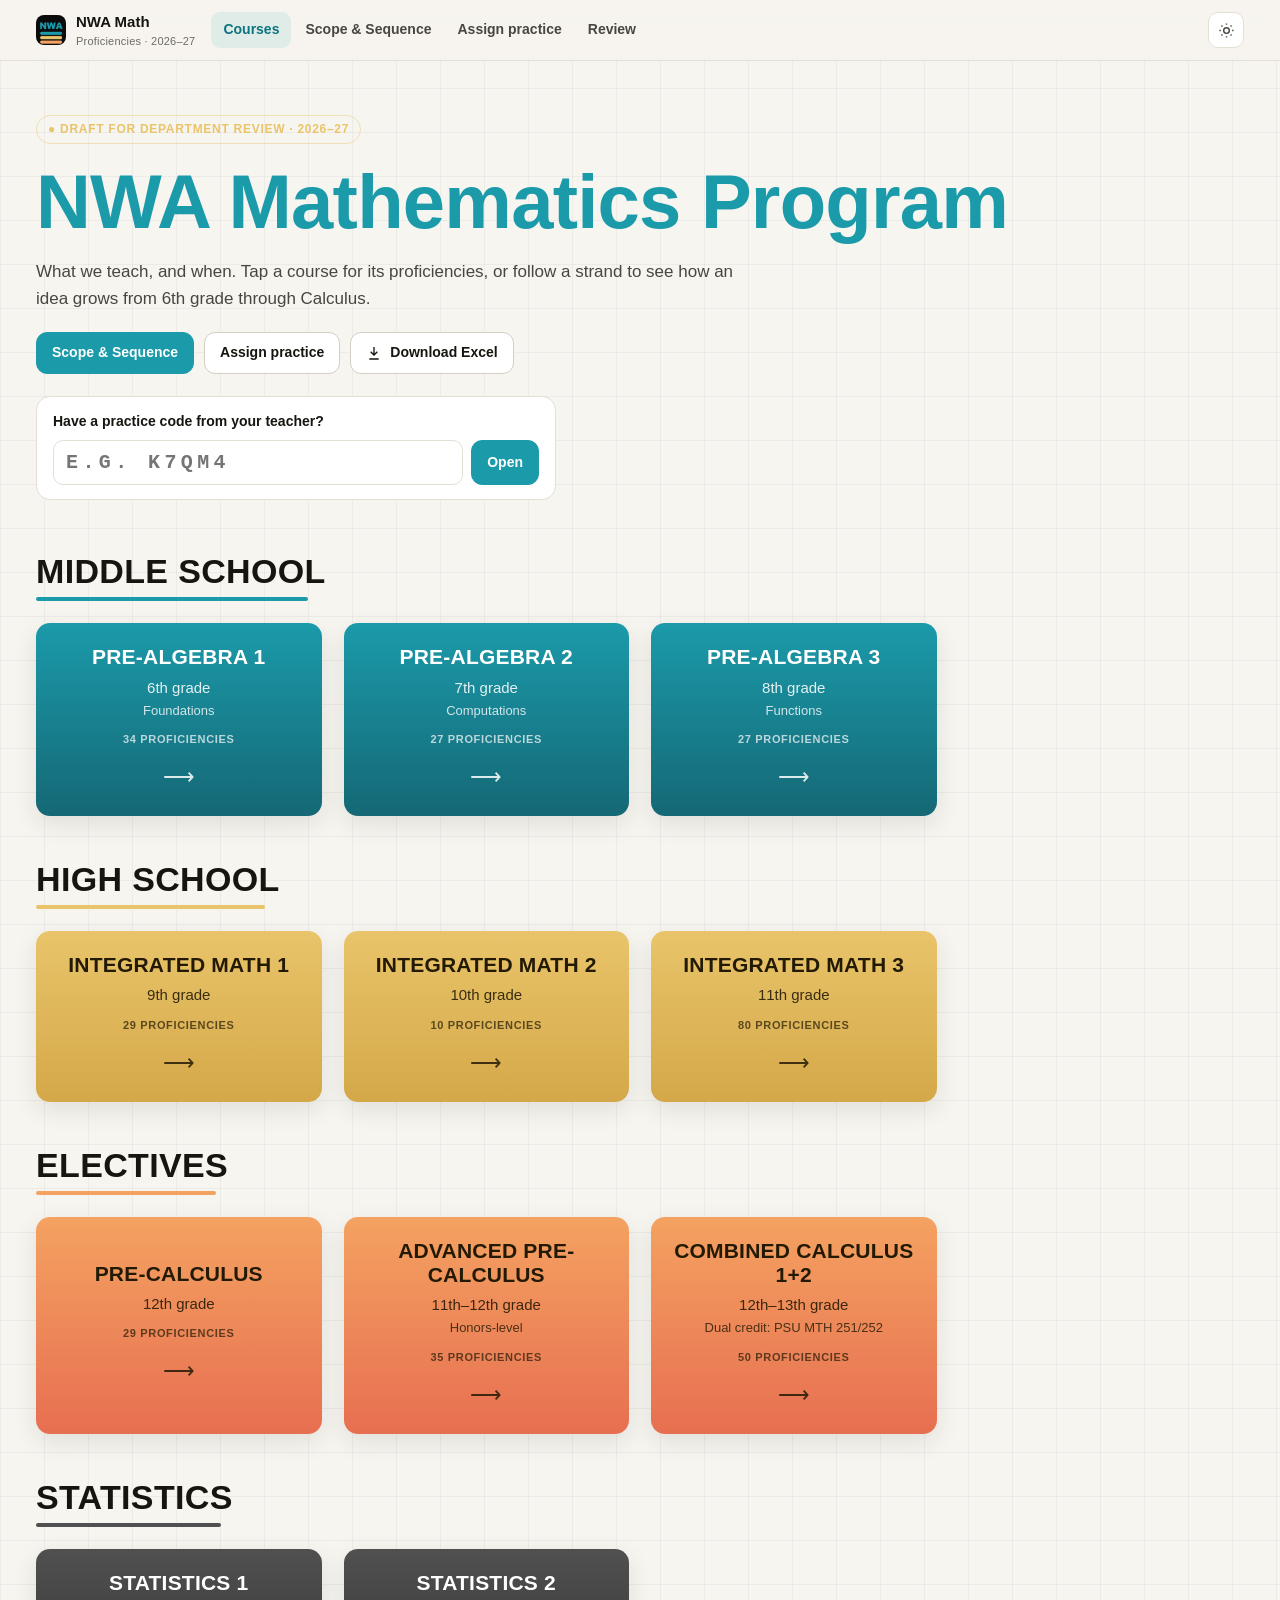
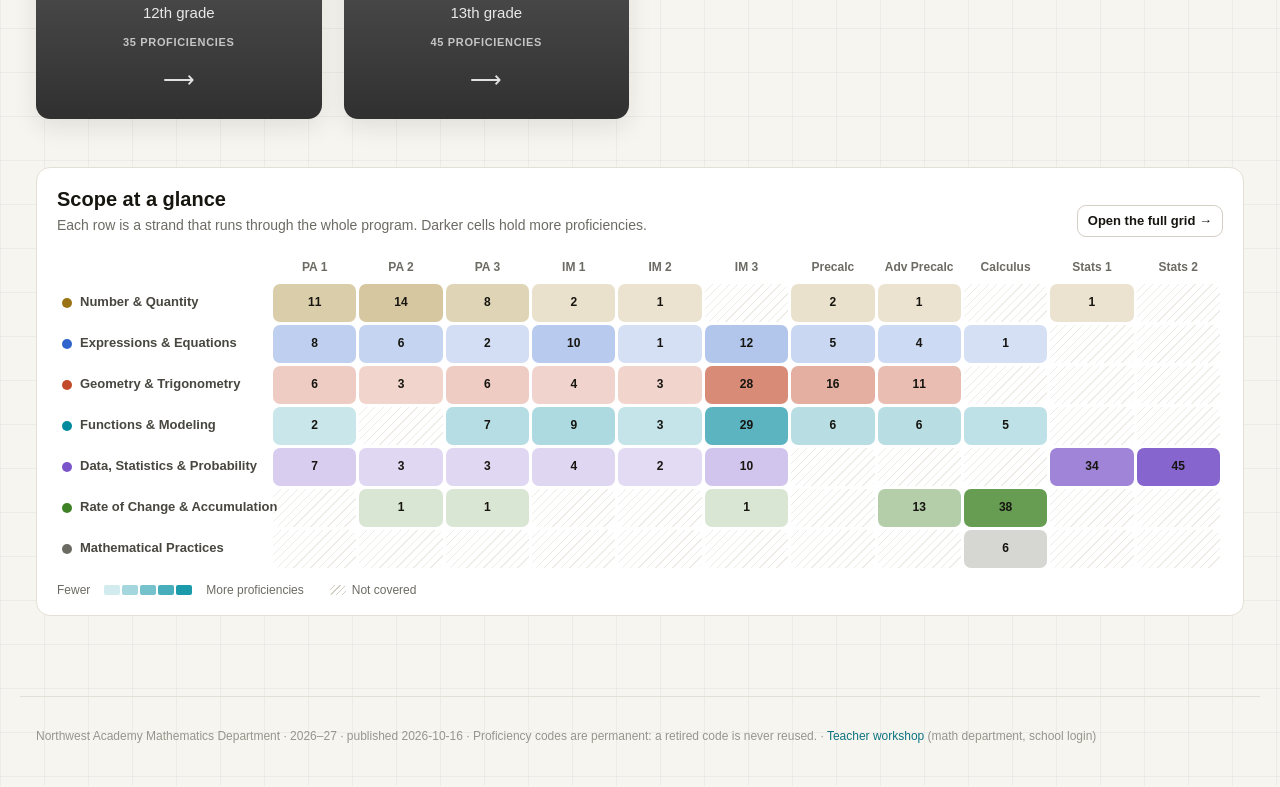
<file: index.html>
<!DOCTYPE html>
<html lang="en">
<head>
<meta charset="utf-8">
<meta name="viewport" content="width=device-width,initial-scale=1,viewport-fit=cover">
<meta name="theme-color" content="#0a0a0b">
<meta name="description" content="Northwest Academy mathematics proficiencies and scope and sequence, 6th grade through Calculus.">
<meta name="apple-mobile-web-app-capable" content="yes">
<meta name="apple-mobile-web-app-status-bar-style" content="black-translucent">
<title>NWA Math</title>
<link rel="manifest" href="manifest.webmanifest">
<link rel="icon" href="icons/icon-192.png">
<link rel="apple-touch-icon" href="icons/icon-192.png">
<link rel="stylesheet" href="style.css">
<link rel="stylesheet" href="vendor/katex/katex.min.css">
<script>try{var t=JSON.parse(localStorage.getItem('nwa:theme'));if(t)document.documentElement.dataset.theme=t}catch(e){}</script>
</head>
<body>
<p style="padding:40px;color:#8f8e89;font:15px sans-serif">Loading&hellip;</p>
<script defer src="vendor/katex/katex.min.js"></script>
<script defer src="vendor/katex/auto-render.min.js"></script>
<script defer src="practice.js"></script>
<script defer src="app.js"></script>
</body>
</html>
</file>
<file: style.css>
/* NWA Math Proficiencies — the program-map look: near-black field, faint grid,
   glowing teal title, teal / mustard / coral / graphite course bands.
   No webfonts: an offline-first app cannot depend on a network fetch for its chrome. */
*,*::before,*::after{box-sizing:border-box}
:root{
  color-scheme:dark;
  --bg:#0a0a0b; --grid:rgba(255,255,255,.035);
  --panel:#141415; --panel-2:#1b1b1d; --panel-3:#232326;
  --line:#2c2c30; --line-2:#3a3a3f;
  --ink:#f3f2ee; --ink-2:#c4c3bd; --ink-3:#8f8e89; --ink-4:#66655f;
  /* program colors (from the curriculum map) */
  --teal:#1B9AAA; --teal-2:#156875; --teal-ink:#5cc9d6; --teal-bg:rgba(27,154,170,.14);
  --gold:#E9C46A; --gold-2:#D4A849;
  --coral:#F4A261; --coral-2:#E76F51;
  --graphite:#505050; --graphite-2:#303030;
  --on-light:#231a05;
  /* strand identity — validated categorical set, dark surface */
  --s-N:#B08A26; --s-E:#5C82E6; --s-G:#D45F3E; --s-F:#1A97A6; --s-D:#9A73E3; --s-C:#5A9E3C; --s-P:#8f8e89;
  --ok:#3fae6a; --warn:#E9C46A; --bad:#E76F51;
  --r:14px; --shadow:0 10px 30px rgba(0,0,0,.45);
  --title:"Arial Black","Helvetica Neue",Arial,sans-serif;
  --sans:-apple-system,BlinkMacSystemFont,"Segoe UI",Roboto,Helvetica,Arial,sans-serif;
  --mono:ui-monospace,SFMono-Regular,Menlo,monospace;
}
:root[data-theme="light"]{
  color-scheme:light;
  --bg:#f7f5f0; --grid:rgba(0,0,0,.04);
  --panel:#ffffff; --panel-2:#f3f1ec; --panel-3:#ebe8e1;
  --line:#e3dfd6; --line-2:#d4cfc4;
  --ink:#16150f; --ink-2:#47463f; --ink-3:#6c6b63; --ink-4:#97958c;
  --teal-ink:#0d7380; --teal-bg:rgba(27,154,170,.10);
  --s-N:#9A7414; --s-E:#2F64CC; --s-G:#C2492A; --s-F:#008A9E; --s-D:#7A55C9; --s-C:#3F8226; --s-P:#6c6b63;
  --shadow:0 8px 24px rgba(30,25,10,.10);
}
html{-webkit-text-size-adjust:100%}
body{margin:0;min-height:100vh;color:var(--ink);font:15px/1.55 var(--sans);-webkit-font-smoothing:antialiased;
  background-color:var(--bg);
  background-image:linear-gradient(var(--grid) 1px,transparent 1px),linear-gradient(90deg,var(--grid) 1px,transparent 1px);
  background-size:44px 44px}
a{color:var(--teal-ink);text-decoration:none}
a:hover{text-decoration:underline}
button,input,select,textarea{font:inherit;color:inherit}
button{cursor:pointer}
h1,h2,h3{margin:0;line-height:1.15}
.sr{position:absolute;width:1px;height:1px;overflow:hidden;clip:rect(0 0 0 0)}
:focus-visible{outline:2px solid var(--teal);outline-offset:2px;border-radius:6px}

/* ── top bar ── */
#bar{position:sticky;top:0;z-index:40;background:color-mix(in srgb,var(--bg) 82%,transparent);
  backdrop-filter:saturate(1.4) blur(12px);-webkit-backdrop-filter:saturate(1.4) blur(12px);border-bottom:1px solid var(--line)}
#bar .in{max-width:1240px;margin:0 auto;display:flex;align-items:center;gap:6px;padding:10px 16px}
.brand{display:flex;align-items:center;gap:10px;color:var(--ink);font-weight:700;margin-right:10px;white-space:nowrap}
.brand:hover{text-decoration:none}
.brand img{width:30px;height:30px;border-radius:8px}
.brand small{display:block;font-weight:500;font-size:11px;color:var(--ink-3);letter-spacing:.02em}
nav.tabs{display:flex;gap:2px;overflow-x:auto;scrollbar-width:none;flex:1 1 auto}
nav.tabs::-webkit-scrollbar{display:none}
nav.tabs a{padding:7px 12px;border-radius:9px;color:var(--ink-2);font-size:14px;font-weight:600;white-space:nowrap}
nav.tabs a:hover{background:var(--panel-2);text-decoration:none;color:var(--ink)}
nav.tabs a.on{background:var(--teal-bg);color:var(--teal-ink)}
.iconbtn{width:36px;height:36px;display:grid;place-items:center;border-radius:10px;border:1px solid var(--line);
  background:var(--panel);color:var(--ink-2);flex:0 0 auto}
.iconbtn:hover{color:var(--ink);border-color:var(--line-2)}
.who{font-size:12px;color:var(--ink-3);white-space:nowrap;padding:0 4px}
.ws-banner{background:linear-gradient(90deg,var(--teal-2),var(--teal));color:#fff;font-size:13px;font-weight:600;text-align:center;padding:6px 16px}
.ws-banner b{font-weight:800}

main{max-width:1240px;margin:0 auto;padding:28px 16px 80px}

/* ── hero ── */
.hero{padding:26px 0 8px}
.hero h1{font-family:var(--title);font-weight:900;font-size:clamp(34px,7vw,76px);letter-spacing:-.01em;color:var(--teal);
  text-shadow:0 0 18px rgba(27,154,170,.55),0 0 2px rgba(27,154,170,.9)}
:root[data-theme="light"] .hero h1{text-shadow:none}
.hero p{max-width:720px;color:var(--ink-2);font-size:17px;margin:14px 0 0}
.hero .ctas{display:flex;flex-wrap:wrap;gap:10px;margin-top:20px}
.draft{display:inline-flex;align-items:center;gap:8px;font-size:12px;font-weight:700;letter-spacing:.06em;text-transform:uppercase;
  color:var(--gold);border:1px solid color-mix(in srgb,var(--gold) 45%,transparent);border-radius:999px;padding:4px 11px;margin-bottom:14px}

.btn{display:inline-flex;align-items:center;gap:8px;border:1px solid var(--line-2);background:var(--panel);color:var(--ink);
  padding:9px 15px;border-radius:11px;font-weight:600;font-size:14px;white-space:nowrap}
.btn:hover{border-color:var(--ink-4);text-decoration:none}
.btn.primary{background:var(--teal);border-color:var(--teal);color:#fff}
.btn.primary:hover{background:#21aebf}
.btn.small{padding:5px 10px;font-size:13px;border-radius:9px}
.btn.ghost{background:transparent}
.btn[disabled]{opacity:.45;cursor:default}

/* ── section heads (MIDDLE SCHOOL / HIGH SCHOOL / ELECTIVES) ── */
.band{margin-top:44px}
.band>h2{font-family:var(--title);font-size:clamp(22px,3.4vw,34px);text-transform:uppercase;letter-spacing:.01em;display:inline-block;padding-bottom:10px;position:relative}
.band>h2::after{content:"";position:absolute;left:0;right:6%;bottom:0;height:4px;border-radius:4px;background:var(--accent)}
.band[data-band="ms"]{--accent:var(--teal)} .band[data-band="hs"]{--accent:var(--gold)}
.band[data-band="el"]{--accent:var(--coral)} .band[data-band="st"]{--accent:var(--graphite)}
.cards{display:grid;grid-template-columns:repeat(auto-fill,minmax(250px,1fr));gap:22px;margin-top:22px}

/* ── course card ── */
.course{position:relative;display:flex;flex-direction:column;align-items:center;justify-content:center;text-align:center;
  min-height:170px;padding:22px 18px;border-radius:var(--r);color:#fff;box-shadow:var(--shadow);
  transition:transform .16s ease,box-shadow .16s ease;overflow:hidden}
.course:hover{text-decoration:none;transform:translateY(-3px);box-shadow:0 16px 36px rgba(0,0,0,.5)}
.course b{font-size:21px;font-weight:800;text-transform:uppercase;letter-spacing:.01em;line-height:1.15}
.course span{font-size:15px;opacity:.88;margin-top:6px}
.course i{font-style:normal;font-size:13px;opacity:.8;margin-top:2px}
.course .arrow{margin-top:12px;font-size:22px;opacity:.85}
.course .count{font-size:11px;font-weight:700;letter-spacing:.06em;opacity:.7;margin-top:10px;text-transform:uppercase}
.c-ms{background:linear-gradient(180deg,var(--teal),var(--teal-2))}
.c-hs{background:linear-gradient(180deg,var(--gold),var(--gold-2));color:var(--on-light)}
.c-el{background:linear-gradient(180deg,var(--coral),var(--coral-2));color:var(--on-light)}
.c-st{background:linear-gradient(180deg,var(--graphite),var(--graphite-2))}

/* ── at-a-glance heat grid ── */
.glance{margin-top:48px;background:var(--panel);border:1px solid var(--line);border-radius:var(--r);padding:20px 20px 16px}
.glance-head{display:flex;flex-wrap:wrap;align-items:flex-end;justify-content:space-between;gap:12px;margin-bottom:14px}
.glance h2{font-size:20px}
.glance p{margin:4px 0 0;color:var(--ink-3);font-size:14px}
.scroller{overflow-x:auto;-webkit-overflow-scrolling:touch}
table.heat{border-collapse:separate;border-spacing:3px;min-width:860px;width:100%;table-layout:fixed}
.heat col.lab{width:210px}
.heat th{font-size:12px;font-weight:600;color:var(--ink-3);text-align:center;padding:4px 2px;white-space:nowrap}
.heat th.row{text-align:left;padding-right:10px;color:var(--ink-2);font-size:13px}
.heat th.row a{color:inherit;display:flex;align-items:center;gap:8px}
.heat td{height:38px;border-radius:7px;position:relative;padding:0}
.heat td button{all:unset;display:grid;place-items:center;width:100%;height:100%;border-radius:7px;cursor:pointer;
  font-size:12px;font-weight:700;color:var(--ink);font-variant-numeric:tabular-nums}
.heat td button:focus-visible{outline:2px solid var(--ink)}
.heat td.empty{background:repeating-linear-gradient(135deg,transparent 0 5px,var(--line) 5px 6px);opacity:.6}
.dot{width:10px;height:10px;border-radius:50%;background:var(--c);flex:0 0 auto}
.legend{display:flex;flex-wrap:wrap;gap:14px;font-size:12px;color:var(--ink-3);margin-top:10px;align-items:center}
.legend .ramp{display:inline-flex;gap:2px}
.legend .ramp i{width:16px;height:10px;border-radius:2px;background:var(--teal)}

/* ── page header ── */
.crumbs{font-size:13px;color:var(--ink-3);margin-bottom:10px}
.crumbs a{color:var(--ink-3)}
.phead{display:flex;flex-wrap:wrap;align-items:flex-end;justify-content:space-between;gap:16px;margin-bottom:22px}
.phead h1{font-family:var(--title);font-size:clamp(28px,4.6vw,46px);letter-spacing:-.01em}
.phead p{color:var(--ink-2);margin:8px 0 0;max-width:760px}
.coursehero{border-radius:var(--r);padding:26px 26px 22px;margin-bottom:24px;box-shadow:var(--shadow)}
.coursehero h1{font-family:var(--title);font-size:clamp(26px,4.4vw,44px);text-transform:uppercase}
.coursehero p{margin:6px 0 0;opacity:.9}
.coursehero .meta{display:flex;flex-wrap:wrap;gap:8px;margin-top:14px}
.chip{display:inline-flex;align-items:center;gap:6px;border-radius:999px;padding:4px 11px;font-size:12px;font-weight:700;
  background:rgba(0,0,0,.18);letter-spacing:.02em}
.c-hs .chip,.c-el .chip{background:rgba(255,255,255,.35)}

/* ── strand chips / segmented control ── */
.seg{display:flex;flex-wrap:wrap;gap:8px;margin-bottom:18px}
.seg button{display:inline-flex;align-items:center;gap:8px;border:1px solid var(--line);background:var(--panel);
  padding:7px 13px;border-radius:999px;font-size:13px;font-weight:600;color:var(--ink-2)}
.seg button:hover{border-color:var(--line-2);color:var(--ink)}
.seg button.on{border-color:var(--c);color:var(--ink);background:color-mix(in srgb,var(--c) 18%,var(--panel))}

/* ── strand grid (the template, made live) ── */
.strandhead{border-left:5px solid var(--c);padding:4px 0 4px 16px;margin-bottom:16px}
.strandhead h2{font-size:24px}
.strandhead p{margin:6px 0 0;color:var(--ink-2);max-width:820px}
.sgrid{border-collapse:separate;border-spacing:0;min-width:1640px;width:100%;table-layout:fixed;background:var(--panel);border:1px solid var(--line);border-radius:var(--r);overflow:hidden}
.sgrid th,.sgrid td{border-bottom:1px solid var(--line);border-right:1px solid var(--line);vertical-align:top;text-align:left}
.sgrid tr:last-child>*{border-bottom:0}
.sgrid tr>*:last-child{border-right:0}
.sgrid thead th{background:var(--panel-2);font-size:12px;padding:10px 10px;color:var(--ink-2);white-space:nowrap;position:sticky;top:0}
.sgrid thead th small{display:block;color:var(--ink-4);font-weight:500}
.sgrid thead th .bandbar{display:block;height:3px;border-radius:3px;margin-top:6px}
.sgrid th.tname{position:sticky;left:0;z-index:1;background:var(--panel);width:190px;min-width:190px;padding:12px;font-size:14px}
.sgrid thead th.tname{z-index:2;background:var(--panel-2)}
.sgrid th.tname a{color:var(--ink)}
.sgrid th.tname small{display:block;color:var(--ink-3);font-weight:400;font-size:12px;margin-top:4px}
.sgrid td{padding:0}
.sgrid td.has{background:color-mix(in srgb,var(--c) 9%,transparent)}
.cell{all:unset;box-sizing:border-box;display:block;width:100%;min-height:86px;overflow-wrap:normal;hyphens:auto;padding:12px;cursor:pointer;font-size:14px;line-height:1.45;color:var(--ink-2)}
.cell:hover{background:var(--panel-2)}
.cell.has{color:var(--ink)}
.cell.has:hover{background:rgba(255,255,255,.05)}
.cell .n{display:flex;align-items:center;gap:7px;white-space:nowrap;font-size:12px;font-weight:700;color:var(--ink-3);margin-top:8px;font-variant-numeric:tabular-nums}
.cell .n .bar{display:inline-block;height:6px;border-radius:3px;background:var(--c);width:calc(var(--w,0) * 36px);min-width:5px;flex:0 0 auto}
.cell.has .n{color:var(--ink-2)}
.cell.na{color:var(--ink-4);font-style:italic}
.cell .flags{display:flex;gap:4px;margin-top:6px;flex-wrap:wrap}
.tag{display:inline-flex;align-items:center;gap:4px;font-size:10.5px;font-weight:700;letter-spacing:.03em;text-transform:uppercase;
  border-radius:6px;padding:2px 6px;background:var(--panel-3);color:var(--ink-2);font-style:normal}
.tag.gap{background:color-mix(in srgb,var(--bad) 22%,transparent);color:var(--coral)}
.tag.overlap{background:color-mix(in srgb,var(--warn) 22%,transparent);color:var(--gold)}
.tag.order,.tag.todo{background:color-mix(in srgb,var(--teal) 22%,transparent);color:var(--teal-ink)}
:root[data-theme="light"] .tag.gap{color:#a3401f}
:root[data-theme="light"] .tag.overlap{color:#8a6408}

/* ── course page lists ── */
.group{margin-top:26px}
.group>h3{display:flex;align-items:center;gap:10px;font-size:13px;text-transform:uppercase;letter-spacing:.08em;color:var(--ink-3);margin-bottom:10px}
.plist{list-style:none;margin:0;padding:0;background:var(--panel);border:1px solid var(--line);border-radius:var(--r);overflow:hidden}
.plist li{display:flex;gap:14px;align-items:flex-start;padding:12px 16px;border-bottom:1px solid var(--line)}
.plist li:last-child{border-bottom:0}
.code{font:600 12px/1.9 var(--mono);color:var(--ink-3);min-width:74px;flex:0 0 auto}
.ptext{flex:1 1 auto;min-width:0}
.ptext .sub{display:block;font-size:12px;color:var(--ink-3);margin-top:2px}
.ptext .sub a{color:var(--ink-3);text-decoration:underline;text-decoration-color:var(--line-2)}
.ptext .was{display:block;font-size:12px;color:var(--ink-4);font-style:italic;margin-top:2px}
.pill{display:inline-flex;align-items:center;gap:6px;font-size:12px;font-weight:600;color:var(--ink-2);border:1px solid var(--line);border-radius:999px;padding:2px 9px;white-space:nowrap}
.pill .dot{width:8px;height:8px}
.toolbar{display:flex;flex-wrap:wrap;gap:10px;align-items:center;margin-bottom:6px}
.search{flex:1 1 240px;min-width:0;position:relative}
.search input{width:100%;height:40px;border-radius:11px;border:1px solid var(--line);background:var(--panel);padding:0 14px 0 36px;outline:none}
.search input:focus{border-color:var(--teal)}
.search svg{position:absolute;left:12px;top:12px;color:var(--ink-4)}
select.inp,input.inp,textarea.inp{border:1px solid var(--line);background:var(--panel);border-radius:10px;padding:8px 10px;outline:none;min-width:0}
select.inp:focus,input.inp:focus,textarea.inp:focus{border-color:var(--teal)}
textarea.inp{width:100%;resize:vertical;min-height:70px;line-height:1.45}

/* ── thread story ── */
.story{position:relative;margin:10px 0 0;padding:0;list-style:none}
.story::before{content:"";position:absolute;left:111px;top:10px;bottom:10px;width:4px;border-radius:4px;background:var(--c);opacity:.85}
.story li{display:grid;grid-template-columns:100px 30px 1fr;gap:0 0;align-items:start;padding:10px 0}
.story .when{text-align:right;padding-right:14px;font-size:13px;font-weight:700;color:var(--ink-2)}
.story .when small{display:block;font-weight:500;color:var(--ink-4);font-size:11px}
.story .stop{width:18px;height:18px;border-radius:50%;margin:2px 0 0 4px;background:var(--bg);border:4px solid var(--c);position:relative;z-index:1}
.story li.off .stop{border-color:var(--line-2);width:12px;height:12px;margin:5px 0 0 7px;border-width:3px}
.story li.off .what{color:var(--ink-4);font-style:italic;font-size:13px;padding-top:2px}
.story .what{background:var(--panel);border:1px solid var(--line);border-radius:12px;padding:12px 14px}
.story .what h4{margin:0 0 6px;font-size:15px}
.story .what ul{margin:6px 0 0;padding-left:18px;color:var(--ink-2);font-size:13.5px}
.story .what ul li{display:list-item;padding:2px 0}
.story .what .code{display:inline;min-width:0;margin-right:6px}

/* ── review ── */
.cols{display:grid;grid-template-columns:1fr 1fr;gap:22px}
.card{background:var(--panel);border:1px solid var(--line);border-radius:var(--r);padding:18px}
.card h3{font-size:16px;margin-bottom:6px}
.item{border-top:1px solid var(--line);padding:12px 0}
.item:first-of-type{border-top:0}
.item .row{display:flex;gap:10px;align-items:baseline}
.pair{display:grid;grid-template-columns:1fr 1fr;gap:10px;margin:6px 0}
.pair>div{background:var(--panel-2);border-radius:10px;padding:8px 10px;font-size:13px}
.pair .code{display:block;min-width:0;line-height:1.4}
.decide{display:flex;flex-wrap:wrap;gap:6px;margin-top:8px}
.decide button{border:1px solid var(--line);background:var(--panel);border-radius:8px;padding:4px 10px;font-size:12px;font-weight:600;color:var(--ink-2)}
.decide button.on{border-color:var(--teal);background:var(--teal-bg);color:var(--teal-ink)}
.status{font-size:11px;font-weight:700;text-transform:uppercase;letter-spacing:.05em;color:var(--ink-3)}

/* ── assign / practice ── */
.split{display:grid;grid-template-columns:minmax(0,1fr) 360px;gap:22px;align-items:start}
.tray{position:sticky;top:76px;background:var(--panel);border:1px solid var(--line);border-radius:var(--r);padding:18px}
.tray h3{font-size:16px}
.tray label{display:block;font-size:12px;font-weight:700;color:var(--ink-3);text-transform:uppercase;letter-spacing:.05em;margin:14px 0 6px}
.tray .inp{width:100%}
.picked{max-height:220px;overflow:auto;margin:10px 0 0;padding:0;list-style:none;font-size:13px}
.picked li{display:flex;gap:8px;padding:5px 0;border-bottom:1px dashed var(--line)}
.picked li .code{min-width:64px;line-height:1.5}
.picked button{margin-left:auto;background:none;border:0;color:var(--ink-4);padding:0 4px}
.check{display:flex;gap:12px;align-items:flex-start;cursor:pointer}
.check input{width:18px;height:18px;margin:3px 0 0;accent-color:var(--teal);flex:0 0 auto}
.linkbox{display:flex;gap:6px;margin-top:10px}
.linkbox input{flex:1 1 auto;min-width:0;font:12px var(--mono)}
#qr{margin-top:12px;background:#fff;border-radius:10px;padding:10px;display:inline-block}
#qr img,#qr svg{display:block;width:160px;height:160px}
.practice-head{border-radius:var(--r);padding:26px;margin-bottom:22px;background:linear-gradient(135deg,var(--teal-2),var(--teal));color:#fff;box-shadow:var(--shadow)}
.practice-head h1{font-family:var(--title);font-size:clamp(24px,4vw,40px)}
.practice-head .note{background:rgba(0,0,0,.18);border-radius:12px;padding:12px 14px;margin-top:14px;white-space:pre-wrap}
.progress{height:10px;background:rgba(255,255,255,.25);border-radius:6px;overflow:hidden;margin-top:16px}
.progress i{display:block;height:100%;background:#fff;border-radius:6px;transition:width .3s}
.pcard{background:var(--panel);border:1px solid var(--line);border-radius:var(--r);padding:16px 18px;margin-bottom:12px}
.pcard.done{opacity:.7}
.pcard.done .ptext b{text-decoration:line-through;text-decoration-color:var(--ink-4)}
.res{display:flex;flex-wrap:wrap;gap:8px;margin:10px 0 0 30px}
.res a{display:inline-flex;align-items:center;gap:6px;font-size:13px;font-weight:600;border:1px solid var(--line);border-radius:9px;padding:5px 10px;color:var(--ink)}
.res a:hover{border-color:var(--teal);text-decoration:none}
.res a.fallback{color:var(--ink-3);font-weight:500}
.kind{font-size:10px;font-weight:800;letter-spacing:.06em;text-transform:uppercase;color:var(--teal-ink)}

/* ── modal ── */
.scrim{position:fixed;inset:0;background:rgba(0,0,0,.6);display:none;z-index:80;align-items:flex-start;justify-content:center;padding:6vh 16px;overflow:auto}
.scrim.on{display:flex}
.modal{background:var(--panel);border:1px solid var(--line-2);border-radius:18px;box-shadow:var(--shadow);width:min(720px,100%);padding:22px 22px 18px;position:relative}
.modal h2{font-size:20px;padding-right:40px}
.modal .x{position:absolute;top:14px;right:14px}
.modal .lead{color:var(--ink-2);margin:8px 0 0}
.modal .plist{margin-top:14px}

/* ── workshop editing affordances ── */
.edit{display:none}
body.ws .edit{display:revert}
.ws-row{display:flex;flex-wrap:wrap;gap:6px;margin-top:8px;align-items:center}
.ws-row .inp{font-size:13px;padding:5px 8px}
.saved{font-size:12px;color:var(--ok);font-weight:600;opacity:0;transition:opacity .2s}
.saved.on{opacity:1}
#toast{position:fixed;left:50%;bottom:22px;transform:translateX(-50%) translateY(200%);opacity:0;background:var(--panel-3);border:1px solid var(--line-2);
  color:var(--ink);border-radius:12px;padding:10px 16px;font-size:14px;box-shadow:var(--shadow);transition:transform .25s;z-index:90;max-width:calc(100% - 32px)}
#toast.on{transform:translateX(-50%) translateY(0);opacity:1}

.muted{color:var(--ink-3)}
.empty-note{color:var(--ink-3);padding:30px;text-align:center;border:1px dashed var(--line-2);border-radius:var(--r)}
footer{max-width:1240px;margin:0 auto;padding:30px 16px 40px;color:var(--ink-4);font-size:12px;border-top:1px solid var(--line)}

@media (max-width:900px){
  .split,.cols{grid-template-columns:1fr}
  .tray{position:static}
}
@media (max-width:620px){
  #bar .in{flex-wrap:wrap}
  .brand{flex:1 1 auto}
  nav.tabs{order:3;flex-basis:100%}
  .story::before{left:81px}
  .story li{grid-template-columns:70px 30px 1fr}
  .story .when{font-size:12px;padding-right:10px}
  .pair{grid-template-columns:1fr}
  .plist li{flex-direction:column;gap:2px}
  .res{margin-left:0}
}
#printdoc{display:none}
@media print{
  body:has(#printdoc)>*:not(#printdoc){display:none!important}
  #printdoc{display:block;background:#fff;color:#000}
  :root{color-scheme:light}
  body{background:#fff;color:#000}
  #bar,.ws-banner,footer,.noprint,.btn{display:none!important}
  .pcard,.plist{border-color:#ccc;break-inside:avoid}
  .practice-head{background:none;color:#000;box-shadow:none;border:1px solid #ccc}
}

body.student nav.tabs{display:none}

/* ───────── class codes ───────── */
.codebox{margin-top:22px;max-width:520px;background:var(--panel);border:1px solid var(--line);border-radius:var(--r);padding:14px 16px}
.codebox label{display:block;margin-bottom:8px;font-size:14px}
.codebox .row{display:flex;gap:8px}
.codebox input{flex:1;font:700 20px/1 ui-monospace,SFMono-Regular,Menlo,monospace;letter-spacing:.22em;text-transform:uppercase;padding:10px 12px}
.codebox .mine{margin-top:10px;font-size:13px;display:flex;flex-wrap:wrap;gap:6px;align-items:center}
.codebox .mine .pill b{font-family:ui-monospace,Menlo,monospace;letter-spacing:.08em;margin-right:4px}
.bigcode{font:800 34px/1 ui-monospace,SFMono-Regular,Menlo,monospace;letter-spacing:.24em;color:var(--teal-ink);background:var(--teal-bg);
  border:1px dashed var(--teal);border-radius:12px;text-align:center;padding:14px 8px;margin-top:12px}
.tag.prac,.res a.prac{background:var(--teal-bg);color:var(--teal-ink);border-color:color-mix(in srgb,var(--teal) 40%,transparent)}
.small{font-size:12.5px}

/* ───────── practice problems ───────── */
.quiz{max-width:980px}
.q-head{display:flex;align-items:center;gap:12px;flex-wrap:wrap;margin:6px 0 14px}
.q-dots{display:flex;gap:6px;flex-wrap:wrap}
.q-dot{width:34px;height:34px;border-radius:50%;border:1.5px solid var(--line-2);background:var(--panel);color:var(--ink-2);font:700 13px var(--sans);cursor:pointer}
.q-dot.on{border-color:var(--teal);color:var(--teal-ink);box-shadow:0 0 0 3px var(--teal-bg)}
.q-dot.ok{background:color-mix(in srgb,var(--ok) 22%,var(--panel));border-color:var(--ok);color:var(--ink)}
.q-dot.no{background:color-mix(in srgb,var(--bad) 20%,var(--panel));border-color:var(--bad);color:var(--ink)}
.q-score{margin-left:auto;font-size:13px;font-weight:700;color:var(--ink-3);font-variant-numeric:tabular-nums}
.q-card{background:var(--panel);border:1px solid var(--line);border-radius:18px;padding:clamp(18px,3vw,30px);box-shadow:var(--shadow)}
.q-meta{display:flex;align-items:center;gap:10px;font-size:12px;font-weight:700;letter-spacing:.06em;text-transform:uppercase;color:var(--ink-3);margin-bottom:14px}
.q-kind{padding:3px 9px;border-radius:999px;background:var(--panel-3);color:var(--ink-2);letter-spacing:.04em}
.q-kind.live{background:var(--teal-bg);color:var(--teal-ink)}
.q-stem{font-size:clamp(17px,2.1vw,20px);line-height:1.6;color:var(--ink);margin-bottom:18px}
.q-stem .katex-display{margin:.7em 0 .2em;font-size:1.12em}
.q-stem .katex{font-size:1.08em}
.q-body{display:grid;gap:22px}
.q-body.has-graph{grid-template-columns:minmax(260px,400px) 1fr;align-items:start}
@media (max-width:760px){.q-body.has-graph{grid-template-columns:1fr}}
.q-graph{background:var(--panel-2);border:1px solid var(--line);border-radius:14px;padding:10px}
.graph{display:block;width:100%;height:auto;touch-action:manipulation}
.graph.interactive{cursor:crosshair}
.g-grid{stroke:var(--line);stroke-width:1}
.g-axis{stroke:var(--ink-3);stroke-width:1.5}
.g-tick{fill:var(--ink-3);font:600 11px var(--sans)}
.g-fn{fill:none;stroke:var(--s-F);stroke-width:3;stroke-linecap:round;stroke-linejoin:round}
.g-fn.c1{stroke:var(--s-G)}
.g-fn.dash{stroke:var(--ink-3);stroke-width:2.5;stroke-dasharray:7 6}
.g-fn.student{stroke:var(--teal);stroke-width:3}
.g-label{font:italic 700 15px Georgia,serif;fill:var(--s-F)}
.g-label.c1{fill:var(--s-G)}
.g-pt{fill:var(--s-E);stroke:var(--panel-2);stroke-width:2.5}
.g-pt.placed{fill:var(--gold);stroke:var(--panel-2);stroke-width:3}
.g-coord{font:700 12.5px var(--sans);fill:var(--ink);paint-order:stroke;stroke:var(--panel-2);stroke-width:4px;stroke-linejoin:round}
.g-hit{fill:transparent}
.q-legend{display:flex;gap:14px;align-items:center;font-size:12px;color:var(--ink-3);margin:8px 4px 0}
.q-legend .sw{display:inline-block;width:22px;height:0;border-top:3px solid var(--teal);margin-right:-8px;vertical-align:middle}
.q-legend .sw.target{border-top:2.5px dashed var(--ink-3)}
.q-ans{min-width:0}
.q-choices{display:grid;gap:10px}
.q-choice{display:flex;align-items:center;gap:12px;padding:12px 14px;border:1.5px solid var(--line);border-radius:12px;cursor:pointer;font-size:16px;background:var(--panel);transition:border-color .12s,background .12s}
.q-choice:hover{border-color:var(--line-2);background:var(--panel-2)}
.q-choice input{position:absolute;opacity:0;pointer-events:none}
.q-choice .let{flex:0 0 28px;height:28px;border-radius:8px;display:grid;place-items:center;font:800 13px var(--sans);background:var(--panel-3);color:var(--ink-2)}
.q-choice:has(input:checked),.q-choice.sel{border-color:var(--teal);background:var(--teal-bg)}
.q-choice:has(input:checked) .let,.q-choice.sel .let{background:var(--teal);color:#fff}
.q-choice:has(input:focus-visible){outline:2px solid var(--teal);outline-offset:2px}
.q-choice.right{border-color:var(--ok);background:color-mix(in srgb,var(--ok) 14%,transparent)}
.q-choice.right .let{background:var(--ok);color:#fff}
.q-choice.wrong{border-color:var(--bad);background:color-mix(in srgb,var(--bad) 14%,transparent)}
.q-choice.wrong .let{background:var(--bad);color:#fff}
.q-numrow{display:flex;gap:10px;align-items:center}
.q-num{font:600 22px/1.2 var(--sans);padding:12px 14px;max-width:240px;font-variant-numeric:tabular-nums}
.q-hint{font-size:13px;color:var(--ink-3);margin-top:8px;display:flex;align-items:center;gap:8px}
.tapdot{width:12px;height:12px;border-radius:50%;background:var(--gold);box-shadow:0 0 0 3px color-mix(in srgb,var(--gold) 30%,transparent)}
.q-sliders{display:grid;gap:14px}
.q-slider{display:grid;grid-template-columns:34px 1fr 40px;align-items:center;gap:12px}
.q-slider .k{font-size:18px;text-align:center}
.q-slider output{font:700 17px var(--sans);text-align:right;font-variant-numeric:tabular-nums}
.q-slider input[type=range]{width:100%;accent-color:var(--teal);height:28px}
.q-mine{margin-top:16px;padding:12px 14px;border-radius:12px;background:var(--panel-2);border:1px solid var(--line);font-size:18px;text-align:center;overflow-x:auto}
.q-result{margin-top:18px;border-radius:14px;padding:14px 16px;border:1px solid}
.q-result.ok{border-color:color-mix(in srgb,var(--ok) 55%,transparent);background:color-mix(in srgb,var(--ok) 10%,transparent)}
.q-result.no{border-color:color-mix(in srgb,var(--bad) 55%,transparent);background:color-mix(in srgb,var(--bad) 9%,transparent)}
.q-verdict{display:flex;flex-wrap:wrap;align-items:center;gap:6px 14px;font-weight:800;font-size:16px}
.q-verdict .mark{display:inline-grid;place-items:center;width:24px;height:24px;border-radius:50%;color:#fff;font-size:13px;margin-right:4px}
.q-result.ok .mark{background:var(--ok)} .q-result.no .mark{background:var(--bad)}
.q-correct{font-weight:600;color:var(--ink-2)}
.q-explain{margin-top:8px;font-size:15px;line-height:1.6;color:var(--ink-2)}
.q-explain .katex-display{margin:.5em 0}
.q-actions{display:flex;gap:10px;align-items:center;flex-wrap:wrap;margin-top:22px;padding-top:18px;border-top:1px solid var(--line)}
.q-need{font-size:13px;font-weight:600;color:var(--gold)}
.q-tables{display:flex;gap:16px;flex-wrap:wrap;margin-top:12px}
.q-tab{border-collapse:collapse;font-size:15px;font-variant-numeric:tabular-nums;min-width:120px}
.q-tab caption{font-weight:800;font-size:13px;color:var(--ink-2);text-align:left;padding-bottom:6px}
.q-tab th,.q-tab td{border:1px solid var(--line-2);padding:5px 14px;text-align:center}
.q-tab th{background:var(--panel-2);font-weight:700}
.q-summary{text-align:center;padding:36px 24px}
.q-summary h2{margin:16px 0 6px}
.ring{--p:0;width:120px;height:120px;border-radius:50%;margin:0 auto;display:grid;place-items:center;
  background:conic-gradient(var(--teal) calc(var(--p)*1%),var(--panel-3) 0)}
.ring b{width:96px;height:96px;border-radius:50%;background:var(--panel);display:grid;place-items:center;font:900 26px var(--title)}

.pair .pairedit{display:flex;margin-top:8px;width:max-content}

/* Pre-meeting homework (Workshop) */
.hw{margin-bottom:22px}
.hw .row{display:flex;gap:12px;align-items:baseline;justify-content:space-between;flex-wrap:wrap}
.hwgrid{display:grid;grid-template-columns:repeat(4,1fr);gap:14px;margin:12px 0 4px;font-size:13px;color:var(--ink-2)}
.hwgrid b{font-size:17px;color:var(--ink)}
.hw .bar{height:6px;border-radius:3px;background:var(--panel-2);margin-top:6px;overflow:hidden}
.hw .bar i{display:block;height:100%;background:var(--teal)}
.roster{width:100%;border-collapse:collapse;font-size:13px}
.roster th,.roster td{text-align:left;padding:6px 8px;border-top:1px solid var(--line)}
.roster th{border-top:0;color:var(--ink-3);font-size:11px;text-transform:uppercase;letter-spacing:.05em}
.roster tr.done td:last-child{color:var(--teal-ink);font-weight:700}
.vote{margin-top:8px}
.vote .decide{margin-top:0}
.vote .decide button b{color:var(--teal-ink);margin-left:2px}
.vote .reason{width:100%;margin-top:6px;font-size:13px;padding:5px 8px}
.vote .tally{font-size:12px;color:var(--ink-3);margin-top:4px}
.decide .meeting{font-size:12px;align-self:center}
.pcourses{display:flex;flex-wrap:wrap;gap:6px 14px;margin-top:6px}
.pcourses .check{gap:6px;font-size:13px}
.item.flash{animation:flash 1.6s ease-out}
@keyframes flash{0%{background:var(--teal-bg)}100%{background:transparent}}
@media (max-width:760px){.hwgrid{grid-template-columns:1fr 1fr}}
</file>
